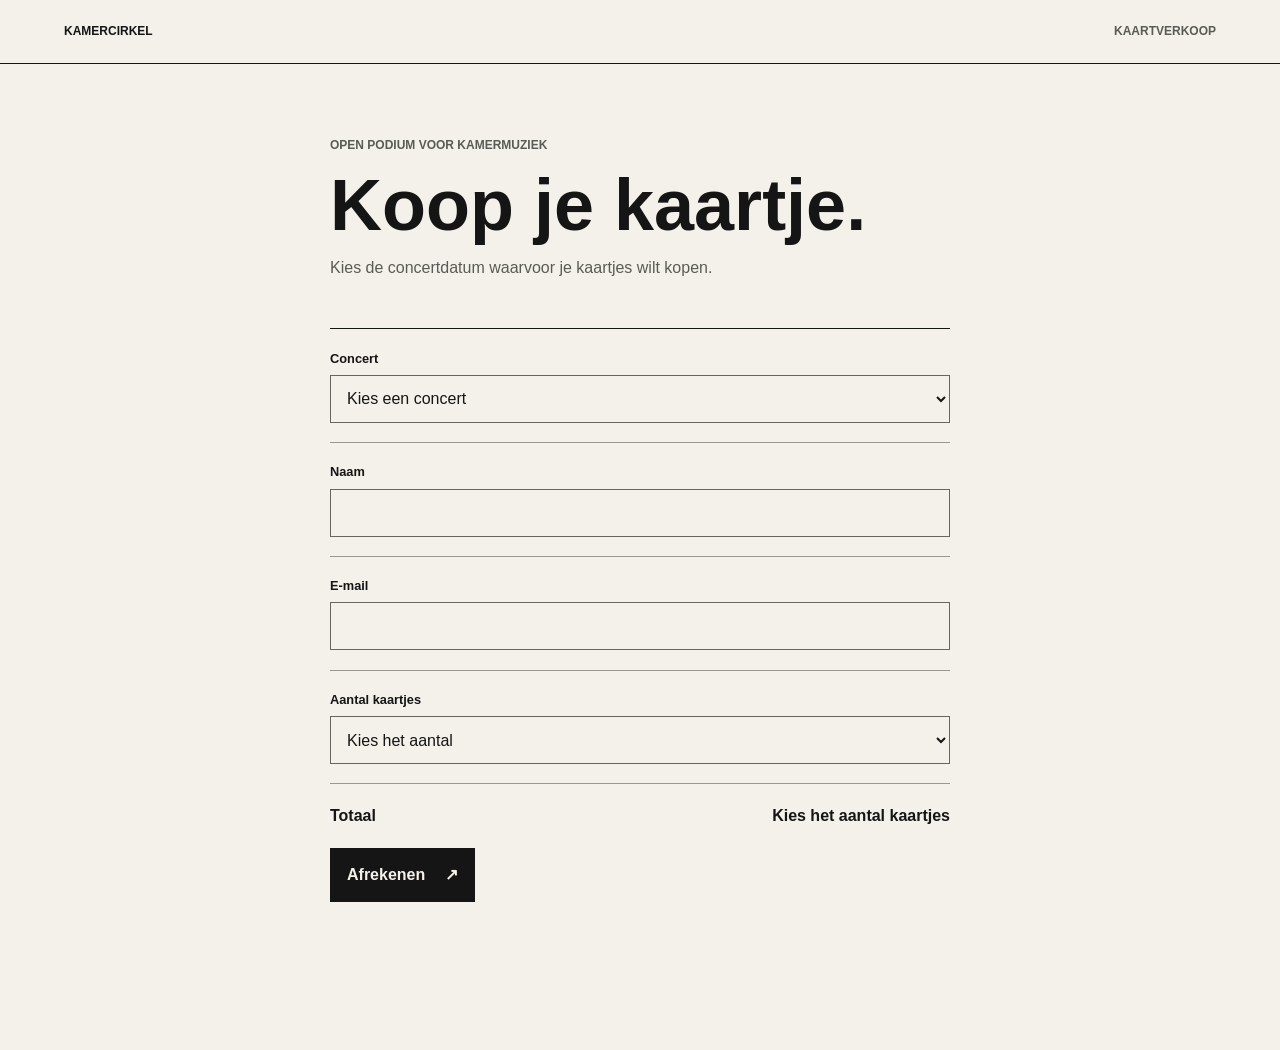
<file: ticketing/TicketPage.html>
<!DOCTYPE html>
<html lang="nl">
<head>
  <base target="_top">
  <meta charset="UTF-8">
  <meta name="viewport" content="width=device-width, initial-scale=1">
  <title>Kaartje kopen | Kamercirkel</title>
  <style>
    :root {
      color-scheme: light;
      --paper: #f4f1ea;
      --ink: #151515;
      --muted: #5b5b56;
      --line: #9a978f;
      --error: #a12c1d;
    }

    * {
      box-sizing: border-box;
    }

    body {
      margin: 0;
      background: var(--paper);
      color: var(--ink);
      font-family: Arial, Helvetica, sans-serif;
      line-height: 1.5;
    }

    header {
      display: flex;
      justify-content: space-between;
      align-items: baseline;
      gap: 1rem;
      padding: 1.4rem 5vw;
      border-bottom: 1px solid var(--ink);
      font-size: 0.75rem;
      font-weight: 700;
      text-transform: uppercase;
    }

    header span:last-child {
      color: var(--muted);
      text-align: right;
    }

    main {
      width: min(100% - 2.5rem, 620px);
      margin: 8vh auto 12vh;
    }

    .eyebrow {
      margin: 0 0 1rem;
      color: var(--muted);
      font-size: 0.75rem;
      font-weight: 700;
      text-transform: uppercase;
    }

    h1 {
      margin: 0;
      font-size: clamp(2.6rem, 9vw, 4.5rem);
      line-height: 0.98;
    }

    .event-meta {
      margin: 1rem 0 3rem;
      color: var(--muted);
    }

    form {
      border-top: 1px solid var(--ink);
    }

    .field {
      display: grid;
      gap: 0.45rem;
      padding: 1.2rem 0;
      border-bottom: 1px solid var(--line);
    }

    label {
      font-size: 0.8rem;
      font-weight: 700;
    }

    input,
    select {
      width: 100%;
      min-height: 48px;
      padding: 0.65rem 0.75rem;
      border: 1px solid #68665f;
      border-radius: 0;
      background: transparent;
      color: var(--ink);
      font: inherit;
    }

    input:focus,
    select:focus,
    a:focus-visible,
    button:focus-visible {
      outline: 3px solid #8b3e28;
      outline-offset: 3px;
    }

    .total {
      display: flex;
      justify-content: space-between;
      padding: 1.25rem 0;
      font-weight: 700;
    }

    button,
    .payment-link {
      display: inline-flex;
      align-items: center;
      justify-content: space-between;
      gap: 1.25rem;
      min-height: 52px;
      padding: 0.85rem 1rem;
      border: 1px solid var(--ink);
      background: var(--ink);
      color: var(--paper);
      font: inherit;
      font-weight: 700;
      text-decoration: none;
      cursor: pointer;
    }

    button:hover,
    .payment-link:hover {
      background: transparent;
      color: var(--ink);
    }

    button:disabled {
      cursor: wait;
      opacity: 0.6;
    }

    .notice,
    .form-message {
      min-height: 1.5rem;
      margin: 1rem 0 0;
      color: var(--muted);
    }

    .form-message.error {
      color: var(--error);
    }

    .honeypot {
      position: absolute;
      left: -10000px;
      width: 1px;
      height: 1px;
      overflow: hidden;
    }

    [hidden] {
      display: none !important;
    }

    @media (max-width: 520px) {
      header {
        padding-inline: 1.25rem;
      }

      main {
        margin-top: 3rem;
      }

      button,
      .payment-link {
        width: 100%;
      }
    }
  </style>
</head>
<body>
  <header>
    <span>Kamercirkel</span>
    <span>Kaartverkoop</span>
  </header>

  <main>
    <div id="ticket-event-config" data-events="<?= settings.eventsJson ?>" hidden></div>
    <p class="eyebrow">Open podium voor kamermuziek</p>
    <h1>Koop je kaartje.</h1>
    <p class="event-meta">Kies de concertdatum waarvoor je kaartjes wilt kopen.</p>

    <form id="ticket-form">
      <div class="field">
        <label for="concert">Concert</label>
        <select id="concert" name="concert" required>
          <option value="" selected disabled>Kies een concert</option>
          <? for (var eventIndex = 0; eventIndex < settings.events.length; eventIndex++) { ?>
          <? var ticketEvent = settings.events[eventIndex]; ?>
          <option
            value="<?= ticketEvent.id ?>"
            <? if (ticketEvent.id === settings.selectedEventId) { ?>selected<? } ?>
          ><?= ticketEvent.label ?></option>
          <? } ?>
        </select>
      </div>

      <div class="field">
        <label for="name">Naam</label>
        <input id="name" name="name" type="text" autocomplete="name" maxlength="120" required>
      </div>

      <div class="field">
        <label for="email">E-mail</label>
        <input id="email" name="email" type="email" autocomplete="email" maxlength="254" required>
      </div>

      <div class="field">
        <label for="quantity">Aantal kaartjes</label>
        <select id="quantity" name="quantity" required>
          <option value="" selected disabled>Kies het aantal</option>
        </select>
      </div>

      <div class="total" aria-live="polite">
        <span>Totaal</span>
        <output id="total">Kies het aantal kaartjes</output>
      </div>

      <div class="honeypot" aria-hidden="true">
        <label for="website">Website</label>
        <input id="website" name="website" type="text" tabindex="-1" autocomplete="off">
      </div>

      <button id="submit-button" type="submit">
        <span>Afrekenen</span>
        <span aria-hidden="true">↗</span>
      </button>
      <p class="form-message" id="form-message" role="status" aria-live="polite"></p>
    </form>
  </main>

  <script>
    const ticketEvents = JSON.parse(
      document.getElementById("ticket-event-config").dataset.events,
    );
    const concertSelect = document.getElementById("concert");
    const quantitySelect = document.getElementById("quantity");
    const totalOutput = document.getElementById("total");
    const ticketForm = document.getElementById("ticket-form");
    const submitButton = document.getElementById("submit-button");
    const formMessage = document.getElementById("form-message");

    function getSelectedEvent() {
      return ticketEvents.find(function (ticketEvent) {
        return ticketEvent.id === concertSelect.value;
      });
    }

    function updateQuantities() {
      const selectedEvent = getSelectedEvent();
      quantitySelect.replaceChildren(new Option("Kies het aantal", ""));
      quantitySelect.options[0].disabled = true;
      quantitySelect.options[0].selected = true;

      if (selectedEvent) {
        for (let amount = 1; amount <= selectedEvent.max_tickets_per_order; amount += 1) {
          const total = Math.round(selectedEvent.price * amount * 100) / 100;
          const paymentAmount = Number.isInteger(total) ? String(total) : total.toFixed(2);
          if (!Object.prototype.hasOwnProperty.call(selectedEvent.payment_links, paymentAmount)) {
            continue;
          }

          quantitySelect.add(new Option(
            amount + (amount === 1 ? " kaartje" : " kaartjes"),
            String(amount),
          ));
        }
      }

      updateTotal();
    }

    function updateTotal() {
      const quantity = Number(quantitySelect.value);
      const selectedEvent = getSelectedEvent();
      totalOutput.textContent = quantity
        ? new Intl.NumberFormat("nl-NL", {
            style: "currency",
            currency: "EUR",
          }).format(selectedEvent.price * quantity)
        : "Kies het aantal kaartjes";
    }

    concertSelect.addEventListener("change", updateQuantities);
    quantitySelect.addEventListener("change", updateTotal);
    updateQuantities();

    ticketForm.addEventListener("submit", function (event) {
      event.preventDefault();

      const checkoutWindow = window.open("about:blank", "_blank");
      if (!checkoutWindow) {
        formMessage.textContent = "Sta pop-ups toe om door te gaan naar bunq.";
        formMessage.classList.add("error");
        return;
      }

      formMessage.textContent = "Bestelling wordt opgeslagen...";
      formMessage.classList.remove("error");
      submitButton.disabled = true;

      google.script.run
        .withSuccessHandler(function (order) {
          checkoutWindow.opener = null;
          checkoutWindow.location.replace(order.paymentUrl);
        })
        .withFailureHandler(function (error) {
          checkoutWindow.close();
          formMessage.textContent = error.message || "Er ging iets mis. Probeer het opnieuw.";
          formMessage.classList.add("error");
          submitButton.disabled = false;
        })
        .submitTicketOrder(ticketForm);
    });
  </script>
</body>
</html>
</file>
